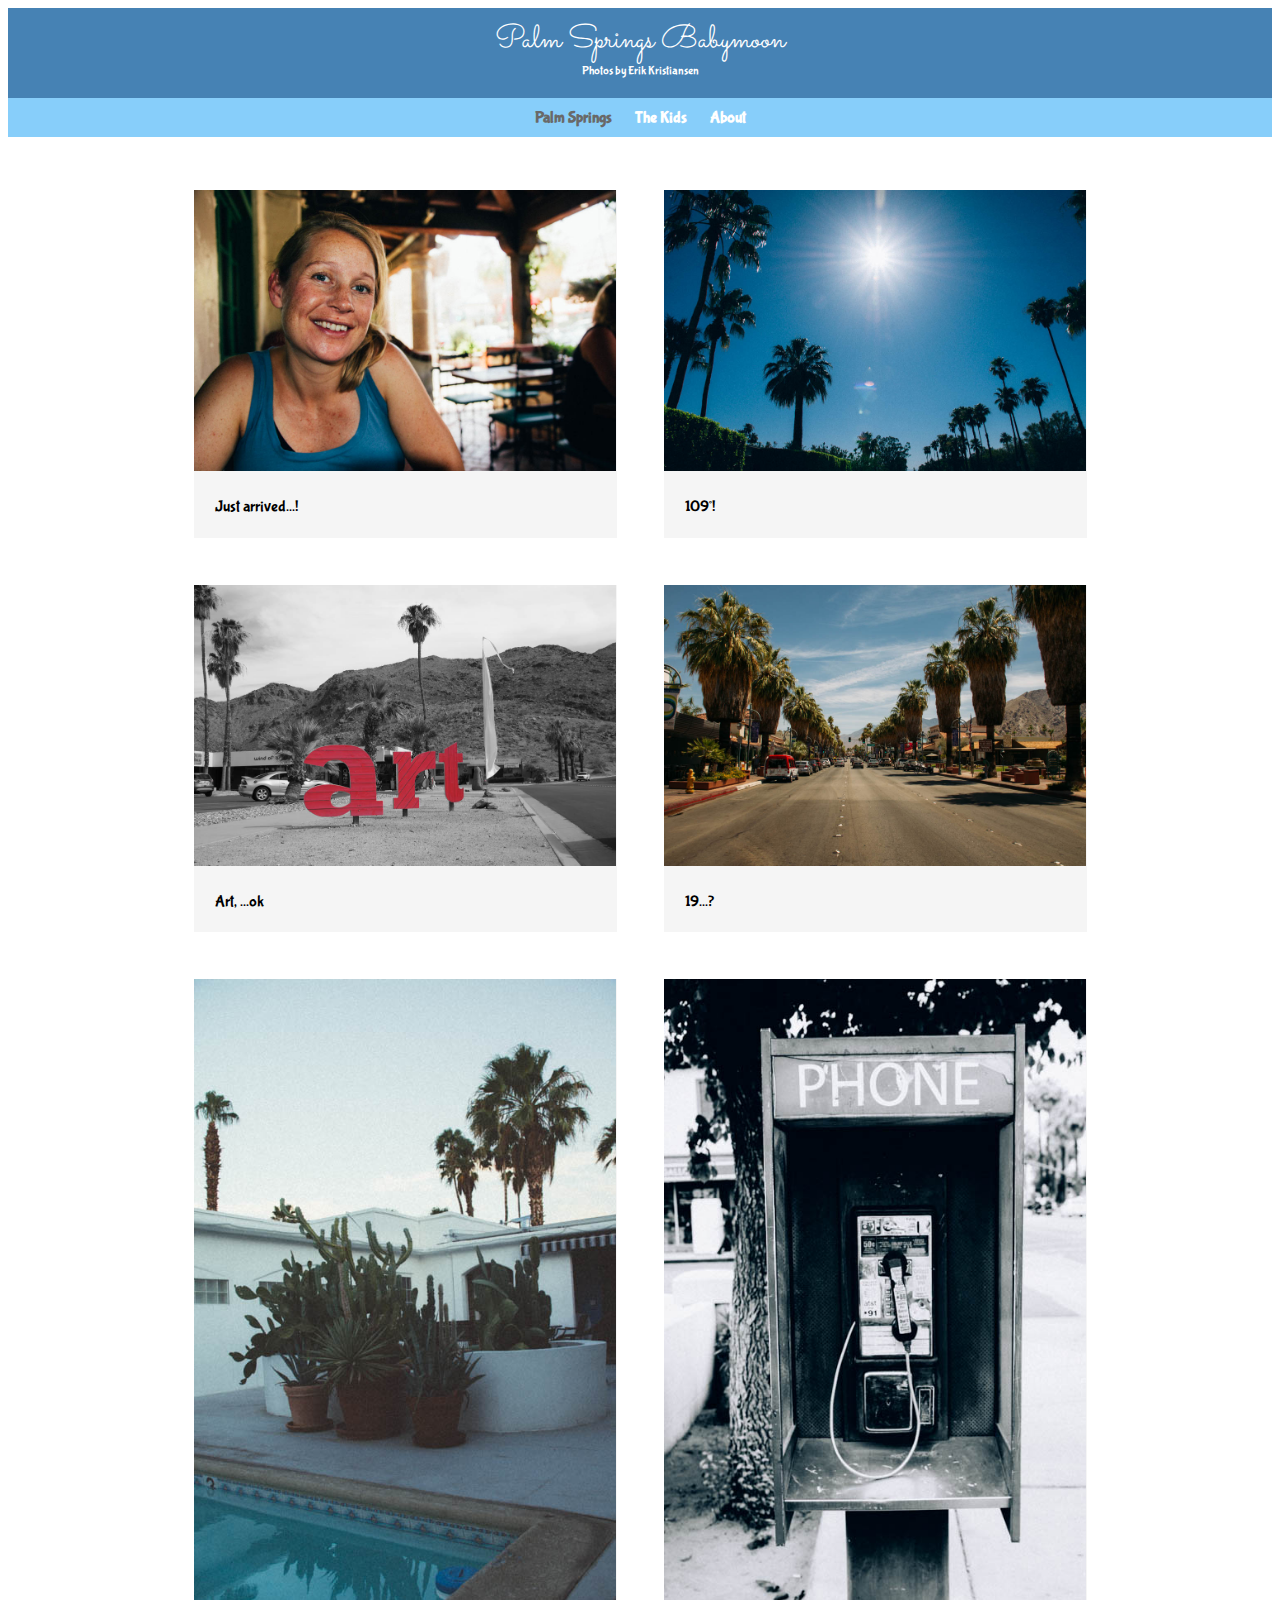
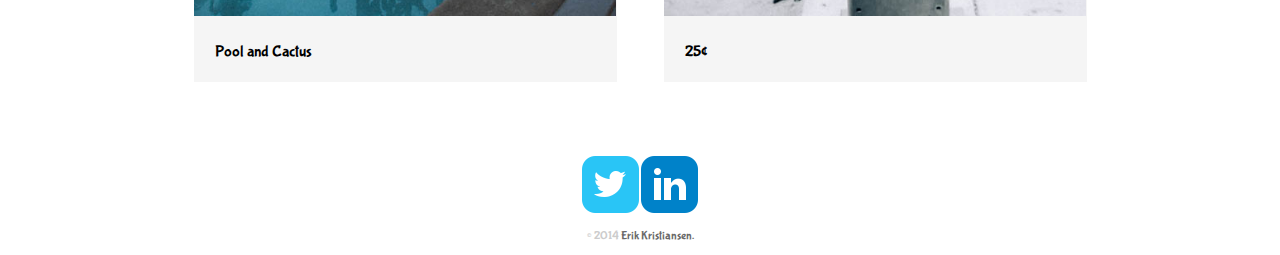
<file: Palm Springs website  2/index.html>
<!DOCTYPE html>
<html>
	<head>
		<meta charset="utf-8">
		<title>Palm Springs Babymoon</title>
		<link href='http://fonts.googleapis.com/css?family=Bubblegum+Sans|Sacramento' rel='stylesheet' type='text/css'>
		<link rel="stylesheet" href="palmsprings.css">
		<link rel="stylesheet" href="responsive.css">
		<link href="css/lightbox.css" rel="stylesheet">
		<meta name="viewport" content="width=device-width, initial-scale=1.0">
	</head>
	<body>
		<header>
			<a href="index.html" id="logo">
				<h1>Palm Springs Babymoon</h1>
				<h2>Photos by Erik Kristiansen</h2>
			</a>
			<nav>
				<ul>
					<li><a href="index.html" class="selected">Palm Springs</a></li>
					<li><a href="thekids.html">The Kids</a></li>
					<li><a href="about.html">About</a></li>
				</ul>
			</nav>
		</header>
		<div id="wrapper">
			<section>
				<ul id="gallery">
					<li>
						<a href="images/monicarestaurant.jpg" data-lightbox="images/monicarestaurant.jpg" data-title="Just arrived...!">
							<img src="images/monicarestaurant.jpg" alt="">
							<p>Just arrived...!</p>
						</a>
					</li>
					<li>
						<a href="images/palmsun.jpg" data-lightbox="images/palmsun.jpg" data-title="109&#176;!">
							<img src="images/palmsun.jpg" alt="">
							<p>109&#176;!</p>
						</a>
					</li>
					<li>
						<a href="images/artps.jpg" data-lightbox="images/artps.jpg" data-title="Art, ...ok">
							<img src="images/artps.jpg" alt="">
							<p>Art, ...ok</p>
						</a>
					</li>
					<li>
						<a href="images/palmdrive.jpg" data-lightbox="images/palmdrive.jpg" data-title="19...?">
							<img src="images/palmdrive.jpg" alt="">
							<p>19...?</p>
						</a>
					</li>
					<li>
						<a href="images/pooledge.jpg" data-lightbox="pooledge.jpg" data-title="Pool and Cactus">
							<img src="images/pooledge.jpg" alt="">
							<p>Pool and Cactus</p>
						</a>
					</li>
					<li>
						<a href="images/phonebooth.jpg" data-lightbox="image-1" data-title="25&cent;">
							<img src="images/phonebooth.jpg" alt="">
							<p>25&cent;</p>
						</a>
					</li>
				</ul>
			</section>
			<footer>
				<a href="https://twitter.com/erik_kris"><img src="twitter.png" alt="Twitter logo" target="_blank"></a>
				<a href="https://www.linkedin.com/in/erikkristiansenmusic"><img src="linkedin.png" alt="LinkedIn logo" target="_blank"></a>
 				<p>&copy; 2014 <a href="http://www.erikkristiansen.com/" target="_blank">Erik Kristiansen.</a></p>
			</footer>
		</div>
		<script src="js/lightbox-plus-jquery.js"></script>
	</body>
</html>
</file>
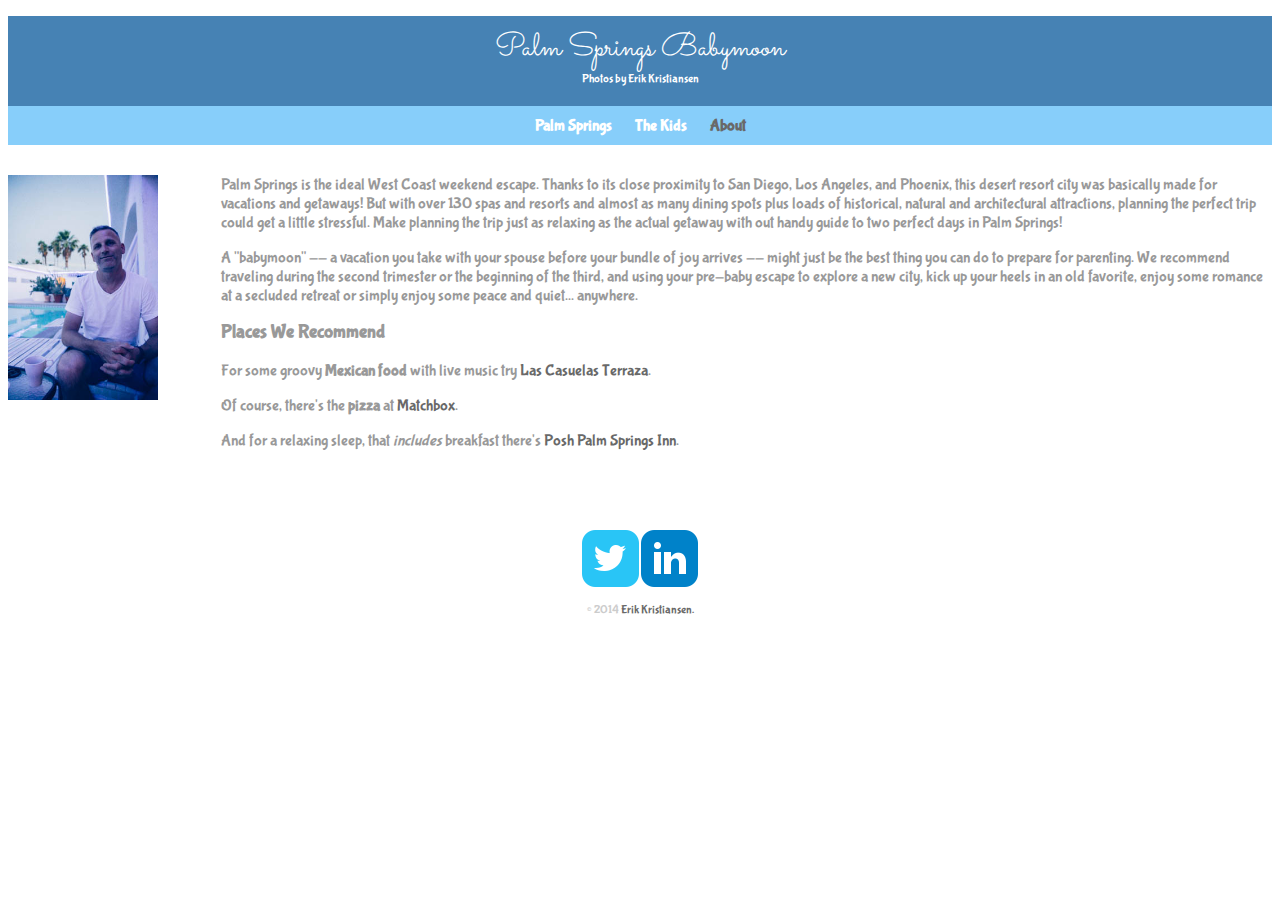
<file: Palm Springs website  2/about.html>
<!DOCTYPE html>
<html>
	<head>
		<meta charset="utf-8">
		<title>Palm Springs Babymoon</title>
		<link href='http://fonts.googleapis.com/css?family=Bubblegum+Sans|Sacramento' rel='stylesheet' type='text/css'>
		<link rel="stylesheet" href="palmsprings.css">
		<link rel="stylesheet" href="responsive.css">
		<meta name="viewport" content="width=device-width, initial-scale=1.0">
	</head>
	<body>
		<header>
			<a href="index.html" id="logo">
				<h1>Palm Springs Babymoon</h1>
				<h2>Photos by Erik Kristiansen</h2>
			</a>
			<nav>
				<ul>
					<li><a href="index.html">Palm Springs</a></li>
					<li><a href="thekids.html">The Kids</a></li>
					<li><a href="about.html" class="selected">About</a></li>
				</ul>
			</nav>
		</header>
		<div id="wrapper2">
			<section id="primary">
				<img src="images/profilepic2.jpg" alt="Photoshop pic" class="profile-photo">
				<p>Palm Springs is the ideal West Coast weekend escape. Thanks to its close proximity to San Diego, Los Angeles, and Phoenix, this desert resort city was basically made for vacations and getaways! But with over 130 spas and resorts and almost as many dining spots plus loads of historical, natural and architectural attractions, planning the perfect trip could get a little stressful. Make planning the trip just as relaxing as the actual getaway with out handy guide to two perfect days in Palm Springs!
				</p>
				<p>A "babymoon" -- a vacation you take with your spouse before your bundle of joy arrives -- might just be the best thing you can do to prepare for parenting. We recommend traveling during the second trimester or the beginning of the third, and using your pre-baby escape to explore a new city, kick up your heels in an old favorite, enjoy some romance at a secluded retreat or simply enjoy some peace and quiet... anywhere.</p>
			</section>
			<section id="secondary">
				<h3>Places We Recommend</h3>
				<p>For some groovy <strong>Mexican food</strong> with live music try <a href="http://www.lascasuelas.com" target="_blank">Las Casuelas Terraza</a>.</p>
				<p>Of course, there's the <strong>pizza</strong> at <a href="http://matchboxpalmsprings.com" target="_blank">Matchbox</a>.</p>
				<p>And for a relaxing sleep, that <em>includes</em> breakfast there's <a href="http://www.poshpalmsprings.com" target="_blank">Posh Palm Springs Inn</a>.</p>
			</section>
			<footer>
				<a href="https://twitter.com/erik_kris"><img src="twitter.png" alt="Twitter logo" target="_blank"></a>
				<a href="https://www.linkedin.com/in/erikkristiansenmusic"><img src="linkedin.png" alt="LinkedIn logo" target="_blank"></a>
				<p>&copy; 2014 <a href="http://www.erikkristiansen.com/" target="_blank">Erik Kristiansen.</a></p>
			</footer>
		</div>
	</body>
</html>
</file>
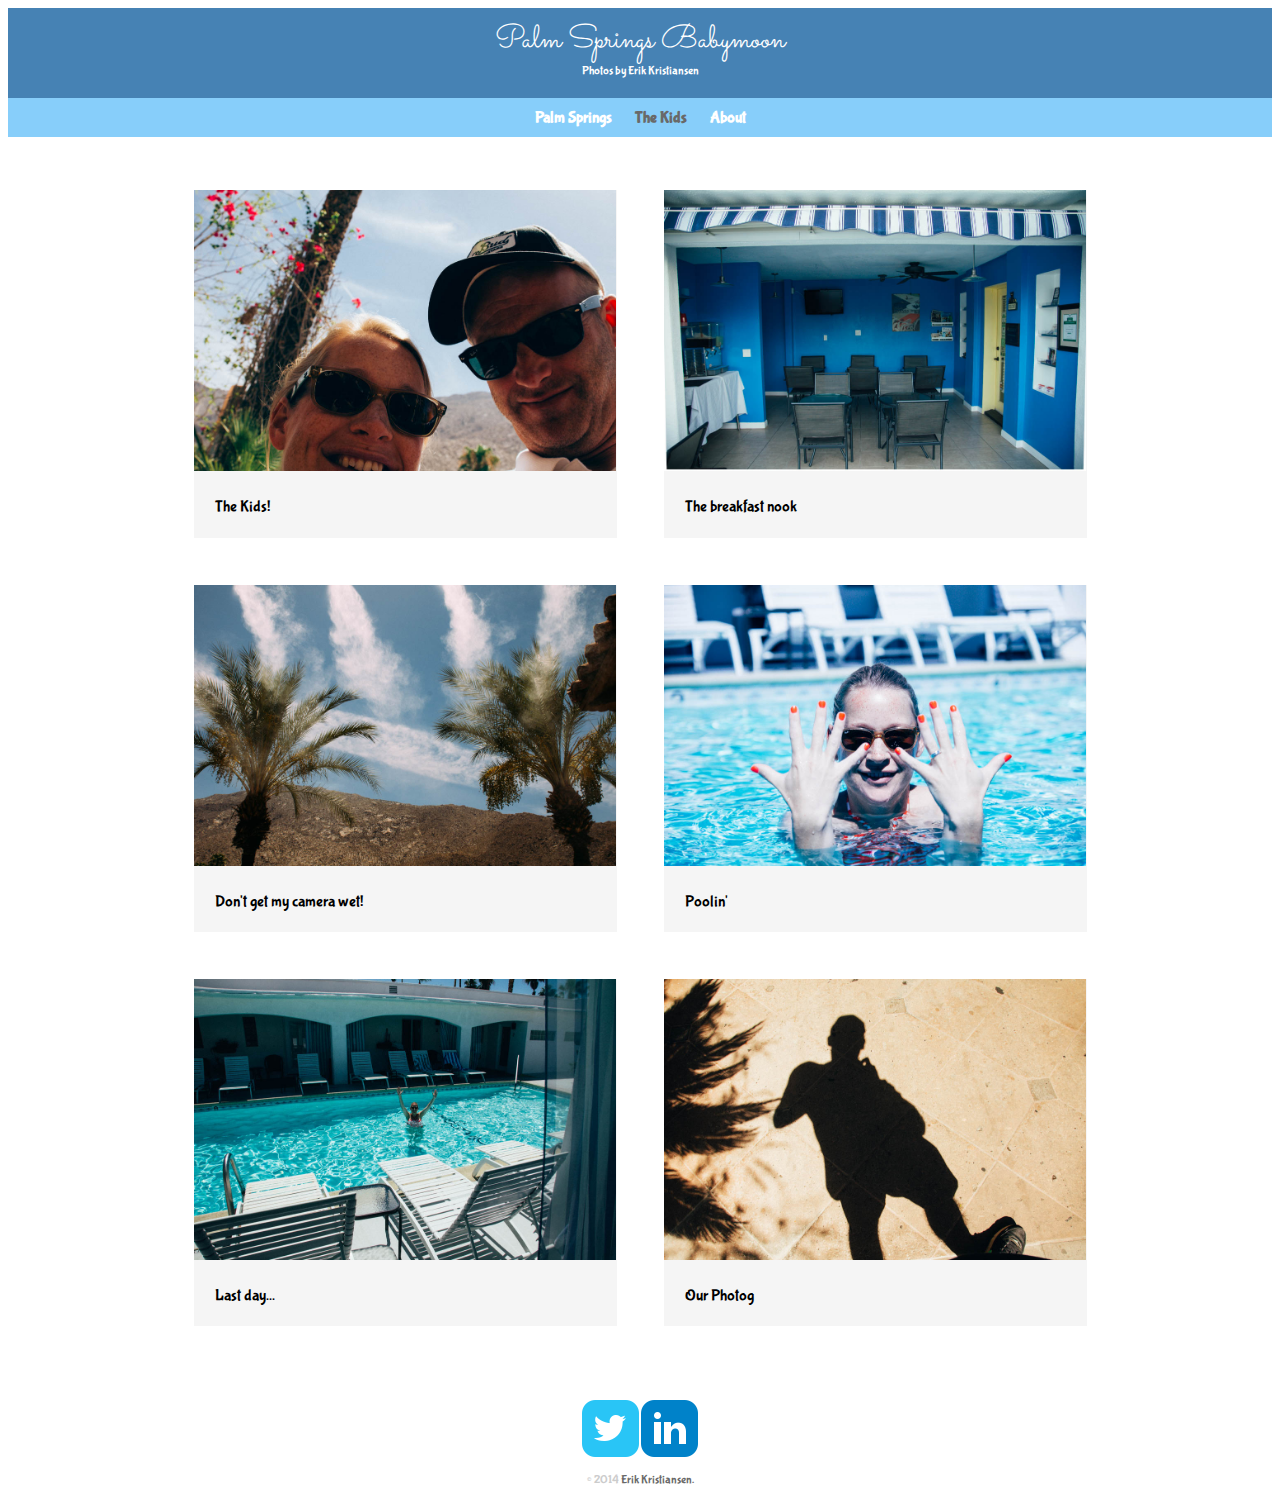
<file: Palm Springs website  2/thekids.html>
<!DOCTYPE html>
<html>
	<head>
		<meta charset="utf-8">
		<title>Palm Springs Babymoon</title>
		<link href='http://fonts.googleapis.com/css?family=Bubblegum+Sans|Sacramento' rel='stylesheet' type='text/css'>
		<link rel="stylesheet" href="palmsprings.css">
		<link rel="stylesheet" href="responsive.css">
		<link href="css/lightbox.css" rel="stylesheet">
		<meta name="viewport" content="width=device-width, initial-scale=1.0">
	</head>
	<body>
		<header>
			<a href="index.html" id="logo">
				<h1>Palm Springs Babymoon</h1>
				<h2>Photos by Erik Kristiansen</h2>
			</a>
			<nav>
				<ul>
					<li><a href="index.html">Palm Springs</a></li>
					<li><a href="thekids.html" class="selected">The Kids</a></li>
					<li><a href="about.html">About</a></li>
				</ul>
			</nav>
		</header>
		<div id="wrapper">
			<section>
				<ul id="gallery">
					<li>
						<a href="images/thekids.jpg" data-lightbox="images/thekids.jpg" data-title="The Kids!">
							<img src="images/thekids.jpg" alt="">
							<p>The Kids!</p>
						</a>
					</li>
					<li>
						<a href="images/breakfast.jpg" data-lightbox="images/breakfast.jpg" data-title="The breakfast nook">
							<img src="images/breakfast.jpg" alt="">
							<p>The breakfast nook</p>
						</a>
					</li>
					<li>
						<a href="images/palmmist.jpg" data-lightbox="images/palmmist.jpg" data-title="Don't get my camera wet!">
							<img src="images/palmmist.jpg" alt="">
							<p>Don't get my camera wet!</p>
						</a>
					</li>
					<li>
						<a href="images/poolgirl.jpg" data-lightbox="images/poolgirl.jpg" data-title="Poolin'">
							<img src="images/poolgirl.jpg" alt="">
							<p>Poolin'</p>
						</a>
					</li>
					<li>
						<a href="images/poolgirl2.jpg" data-lightbox="images/poolgirl2.jpg" data-title="Last day...">
							<img src="images/poolgirl2.jpg" alt="">
							<p>Last day...</p>
						</a>
					</li>
					<li>
						<a href="images/shadowdude.jpg" data-lightbox="images/shadowdude.jpg" data-title="Our Photog">
							<img src="images/shadowdude.jpg" alt="">
							<p>Our Photog</p>
						</a>
					</li>
				</ul>
			</section>
			<footer>
				<a href="https://twitter.com/erik_kris"><img src="twitter.png" alt="Twitter logo" target="_blank"></a>
				<a href="https://www.linkedin.com/in/erikkristiansenmusic"><img src="linkedin.png" alt="LinkedIn logo" target="_blank"></a>
				<p>&copy; 2014 <a href="http://www.erikkristiansen.com/" target="_blank">Erik Kristiansen.</a></p>
			</footer>
		</div>
		<script src="js/lightbox-plus-jquery.js"></script>
	</body>
</html>
</file>
<file: Palm Springs website  2/palmsprings.css>
/*Body*/


body {
	font-family: 'Bubblegum Sans', cursive;
}
#wrapper {
	max-width: 940px;
	margin: 0 auto;
	padding: 0 5%
}


a {
	text-decoration: none;

}

ul {
	list-style-type: none;
}

img {
	max-width: 100%;
}

h3 {
	margin: 0 0 1em 0;
}


/*Heading*/


header {
	float: left;
	margin: 0 0 30px 0;
	padding: 5px 0 0 0;
	width: 100%;

}

#logo {
	text-align: center;
	margin: 0;
}

h1 {
	font-family: 'Sacramento', cursive;
	margin: 15px 0;
	font-size: 1,75em;
	font-weight: normal;
	line-height: 0.8em;
}

h2 {
	font-size: 0.75em;
	margin: -5px 0 0;
	font-weight: normal;
}


/*NAVIGATION*/


nav {
	text-align: center;
	padding: 10px 0;
	margin: 20px 0 0;
}

nav ul {
	list-style: none;
	margin: 0 10px;
	padding: 0;s
}

nav li {
	display: inline-block;
}

nav a {
	font-weight: 800;
	padding: 15px 10px;
}


/*FOOTER*/


footer {
	font-size: 0.75em;
	text-align: center;
	clear: both;
	padding-top: 50px;
	color: #ccc;
}


/*PORTFOLIO*/


#gallery {
	margin: 0;
	padding: 0;
}

#gallery li {
	float: left;
	width: 45%;
	margin: 2.5%;
	background-color: #f5f5f5;
	color: #f5f5f5;
}

#gallery li a p {
	margin: 0;
	padding: 5%;
	font-size: 1em;
	color: black;
}


/*PAGE-CONTACT*/


.profile-photo {
	display: block;
	max-width: 150px;
	margin: 0 auto 30px;
}


/*site body*/
body {
	background-color: #fff;
	color: #999;
}




header {
	background: #4682b4;
	border-color: #4682b4;
}



nav {
	background: #87cefa;
}


/*logo text*/
h1, h2 {
	color: #fff;
}
/*links*/

a {
	color: #696969;
}


nav a, nav a:visited {
	color: #fff;
}

nav a.selected, nav a:hover {
	color: #696969;
}
</file>
<file: Palm Springs website  2/responsive.css>
@media screen and (min-width: 480pc;) {

	/*TWO COLUMN LAYOUT*/


	#primary {
		width: 50%;
		float: left;

	}
	#secondary {
		width: 40%;
		float: right;
	}

}

/*ABOUT PAGE*/

.profile-photo {
	float: left;
	margin: 0 5% 80px 0;
}

@media screen and (min-width: 660px;) {
/*HEADER*/

	nav {
		background: none;
		float: right;
		font-size: 1.125em;
		margin-right: 5%;
		text-align: right;
		width: 45%;
	}

}
</file>
